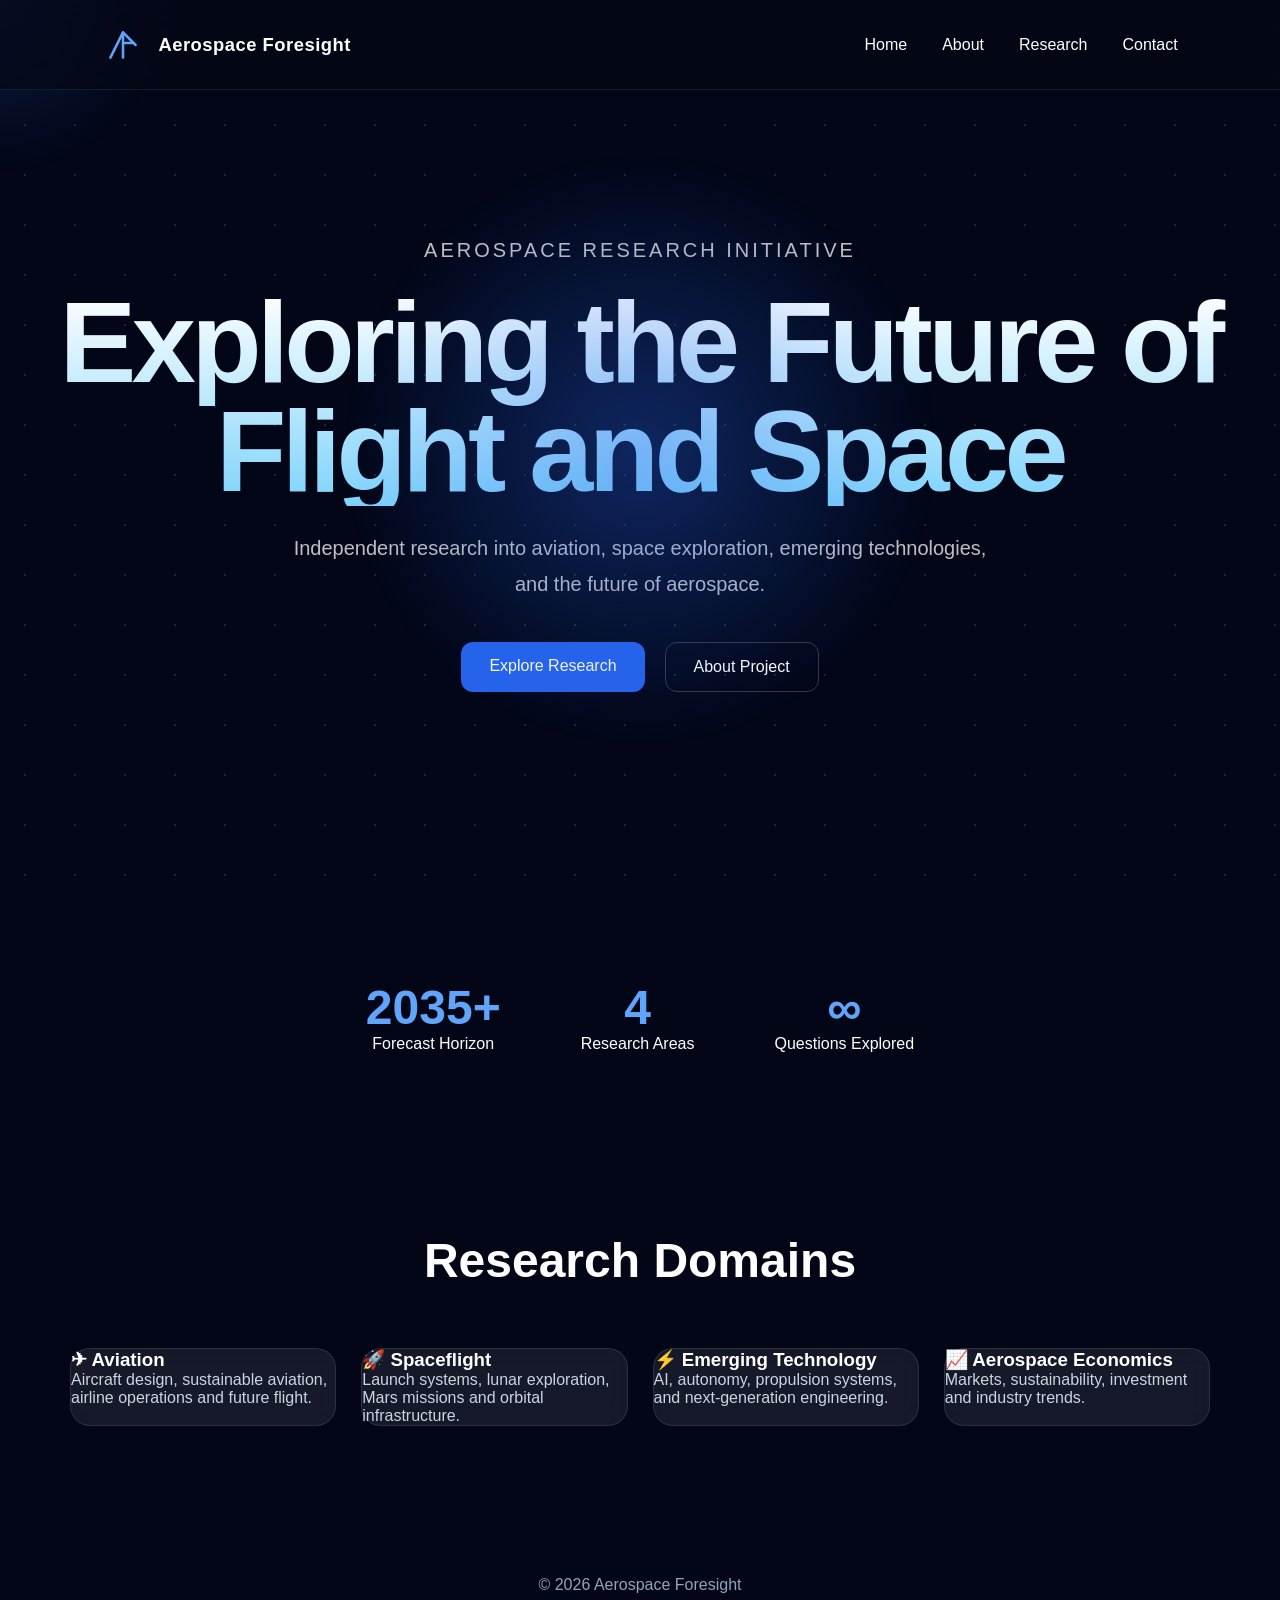
<file: index.html>
<!DOCTYPE html>
<html lang="en">
<head>
    <meta charset="UTF-8">
    <meta name="viewport" content="width=device-width, initial-scale=1.0">
    <title>Aerospace Foresight</title>
<link rel="stylesheet" href="style.css">
<link rel="preconnect" href="https://fonts.googleapis.com">
<link rel="preconnect" href="https://fonts.gstatic.com" crossorigin>
<link href="https://fonts.googleapis.com/css2?family=Space+Grotesk:wght@300;400;500;700&display=swap" rel="stylesheet">
</head>
<body>
<div class="cursor-glow"></div>
<div class="stars"></div>
<nav>
<div class="logo">
<svg width="42" height="42" viewBox="0 0 100 100" fill="none">

    <!-- Main Vector Shape -->
    <path
        d="M20 80 L50 20 L80 50"
        stroke="#60A5FA"
        stroke-width="6"
        stroke-linecap="round"
        stroke-linejoin="round"
    />

    <!-- Hidden F -->
    <path
        d="M50 20 L50 80"
        stroke="#60A5FA"
        stroke-width="6"
        stroke-linecap="round"
    />

    <path
        d="M50 45 L72 45"
        stroke="#60A5FA"
        stroke-width="6"
        stroke-linecap="round"
    />

</svg>
<span>Aerospace Foresight</span>

</div>
<ul>
    <li><a href="index.html">Home</a></li>
    <li><a href="about.html">About</a></li>
    <li><a href="research.html">Research</a></li>
    <li><a href="contact.html">Contact</a></li>
</ul>
</nav>
<section class="hero">
<p class="tag">AEROSPACE RESEARCH INITIATIVE</p>
<h1>
    Exploring the Future of
    <span>Flight</span> and <span>Space</span>
</h1>
<p class="subtitle">
    Independent research into aviation, space exploration,
    emerging technologies, and the future of aerospace.
</p>
<div class="buttons">
    <a href="research.html" class="primary">
        Explore Research
    </a>
    <a href="about.html" class="secondary">
        About Project
    </a>
</div>
</section>
<section class="stats">
<div class="stat">
    <h2>2035+</h2>
    <p>Forecast Horizon</p>
</div>
<div class="stat">
    <h2>4</h2>
    <p>Research Areas</p>
</div>
<div class="stat">
    <h2>∞</h2>
    <p>Questions Explored</p>
</div>
</section>
<section class="research-preview">
<h2>Research Domains</h2>
<div class="grid">
    <div class="card">
        <h3>✈ Aviation</h3>
        <p>
            Aircraft design, sustainable aviation,
            airline operations and future flight.
        </p>
    </div>
    <div class="card">
        <h3>🚀 Spaceflight</h3>
        <p>
            Launch systems, lunar exploration,
            Mars missions and orbital infrastructure.
        </p>
    </div>
    <div class="card">
        <h3>⚡ Emerging Technology</h3>
        <p>
            AI, autonomy, propulsion systems,
            and next-generation engineering.
        </p>
    </div>
    <div class="card">
        <h3>📈 Aerospace Economics</h3>
        <p>
            Markets, sustainability,
            investment and industry trends.
        </p>
    </div>
</div>
</section>
<footer>
    <p>© 2026 Aerospace Foresight</p>
</footer>
</body>
</html>
</file>
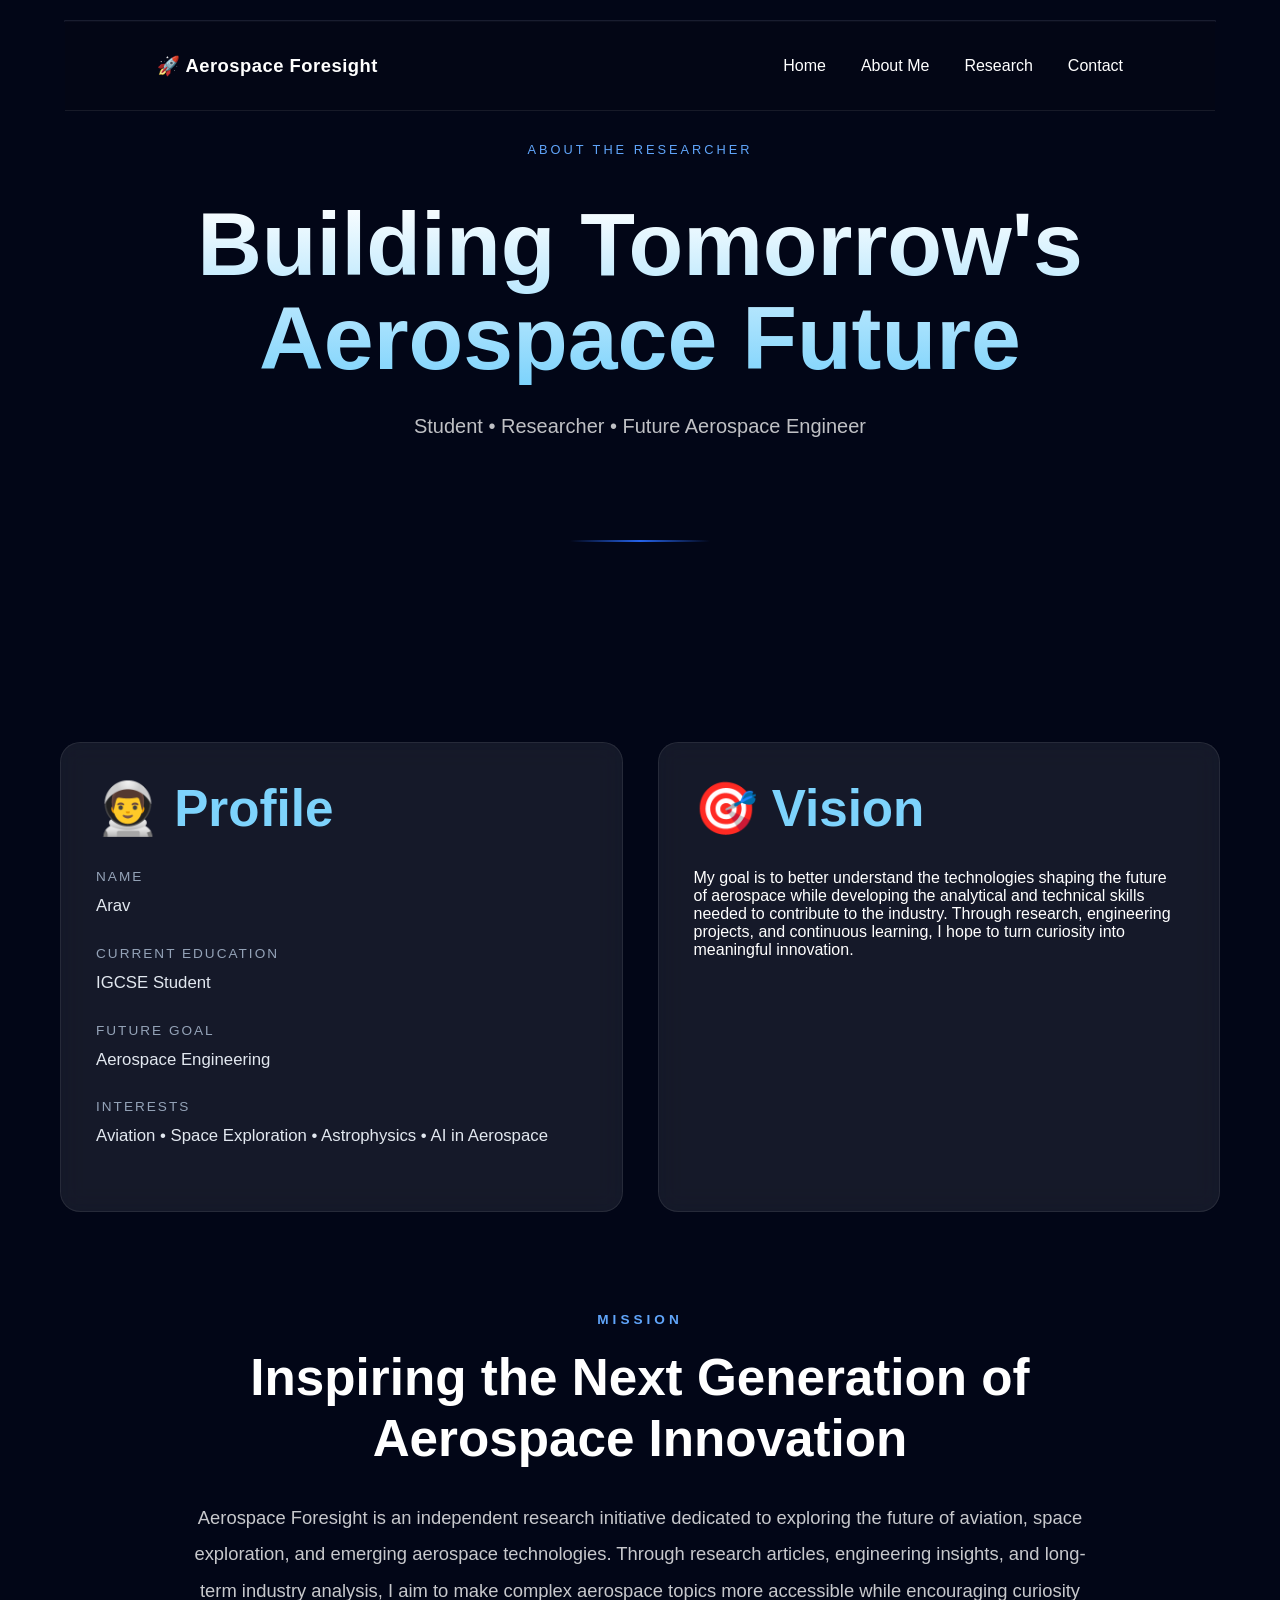
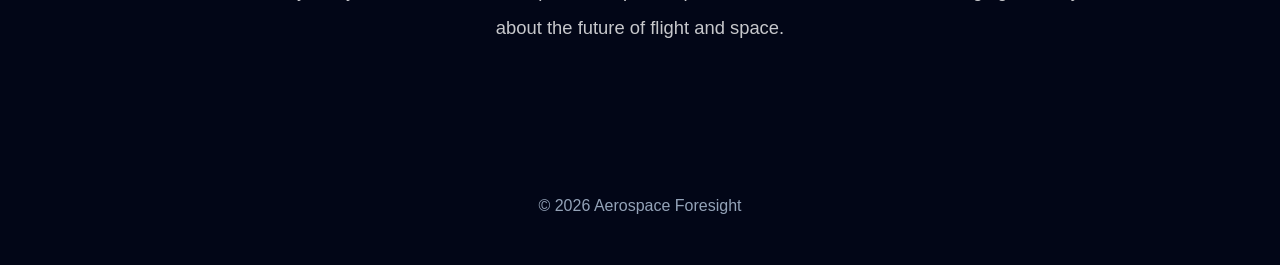
<file: about.html>
<!DOCTYPE html>
<html lang="en">
<head>
<meta charset="UTF-8">
<meta name="viewport" content="width=device-width, initial-scale=1.0">
<title>About Me</title>
<link rel="stylesheet" href="style.css">
</head>
<body>
<header>
<nav>
<div class="logo">🚀 Aerospace Foresight</div>
<ul class="nav-links">
<li><a href="index.html">Home</a></li>
<li><a href="about.html">About Me</a></li>
<li><a href="research.html">Research</a></li>
<li><a href="contact.html">Contact</a></li>
</ul>
</nav>
</header>
<section class="about-hero">

    <p class="tag">ABOUT THE RESEARCHER</p>

    <h1>
        Building Tomorrow's
        <br>
        Aerospace Future
    </h1>

    <p class="about-subtitle">
        Student • Researcher • Future Aerospace Engineer
    </p>

</section>

<div class="section-divider"></div>

<section class="mission">
    <section class="profile">

    <div class="profile-container">

        <div class="profile-card">

            <h2>👨‍🚀 Profile</h2>

            <div class="profile-item">
                <span>Name</span>
                <p>Arav</p>
            </div>

            <div class="profile-item">
                <span>Current Education</span>
                <p>IGCSE Student</p>
            </div>

            <div class="profile-item">
                <span>Future Goal</span>
                <p>Aerospace Engineering</p>
            </div>

            <div class="profile-item">
                <span>Interests</span>
                <p>
                    Aviation • Space Exploration • Astrophysics • AI in Aerospace
                </p>
            </div>

        </div>

        <div class="profile-card">

            <h2>🎯 Vision</h2>

            <p>
                My goal is to better understand the technologies shaping the
                future of aerospace while developing the analytical and technical
                skills needed to contribute to the industry. Through research,
                engineering projects, and continuous learning, I hope to turn
                curiosity into meaningful innovation.
            </p>

        </div>

    </div>

</section>

    <div class="mission-container">

        <p class="mission-tag">MISSION</p>

        <h2>
            Inspiring the Next Generation of Aerospace Innovation
        </h2>

        <p class="mission-text">
            Aerospace Foresight is an independent research initiative dedicated
            to exploring the future of aviation, space exploration, and emerging
            aerospace technologies. Through research articles, engineering
            insights, and long-term industry analysis, I aim to make complex
            aerospace topics more accessible while encouraging curiosity about
            the future of flight and space.
        </p>

    </div>

</section>
<footer>
<p>© 2026 Aerospace Foresight</p>
</footer>
</body>
</html>
</file>
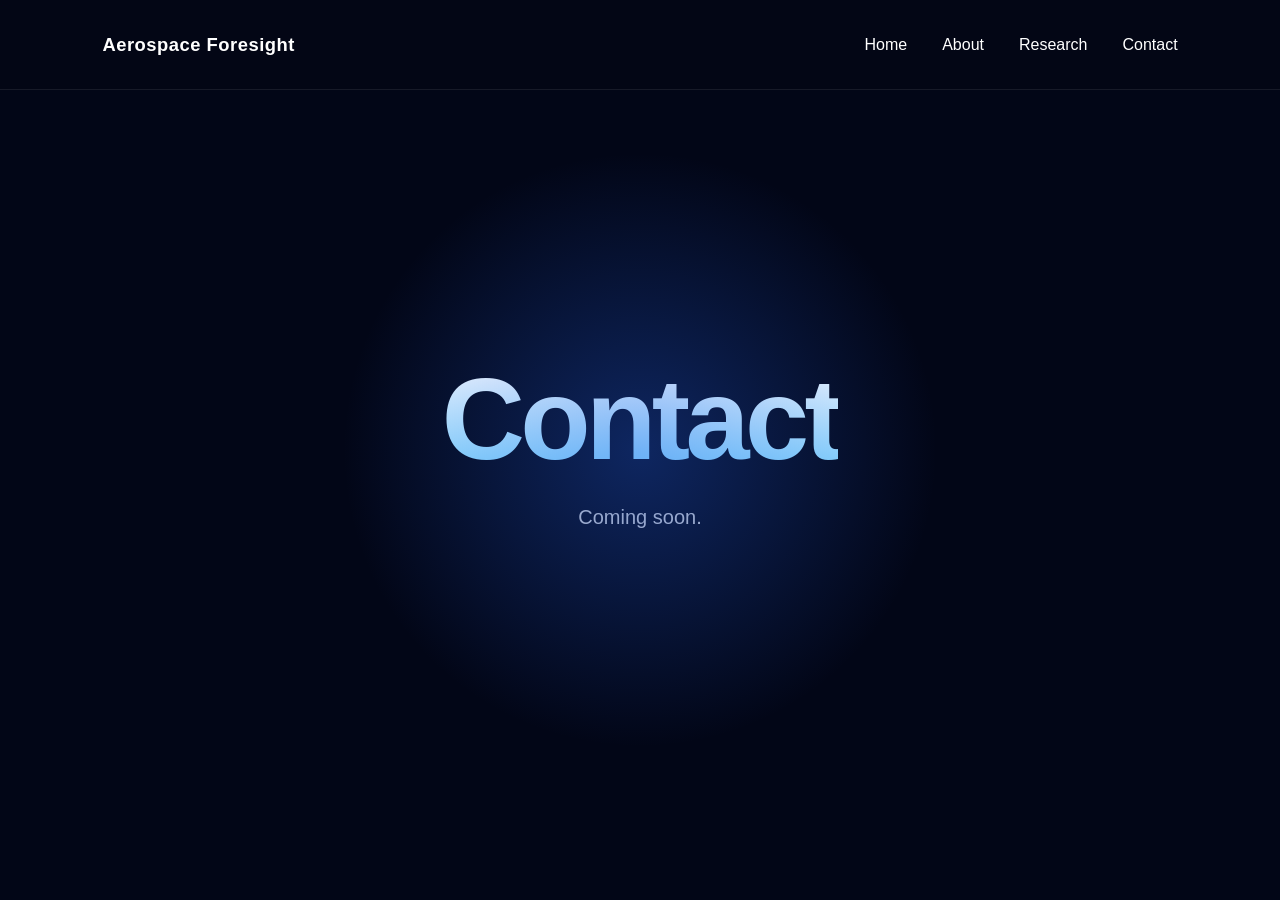
<file: contact.html>
<!DOCTYPE html>
<html lang="en">
<head>
<meta charset="UTF-8">
<meta name="viewport" content="width=device-width, initial-scale=1.0">
<title>Contact | Aerospace Foresight</title>

<link rel="stylesheet" href="style.css">
</head>

<body>

<nav>
    <div class="logo">
        <span>Aerospace Foresight</span>
    </div>

    <ul>
        <li><a href="index.html">Home</a></li>
        <li><a href="about.html">About</a></li>
        <li><a href="research.html">Research</a></li>
        <li><a href="contact.html">Contact</a></li>
    </ul>
</nav>

<section class="hero">
    <h1>Contact</h1>
    <p>Coming soon.</p>
</section>

<script src="script.js"></script>

</body>
</html>
</file>
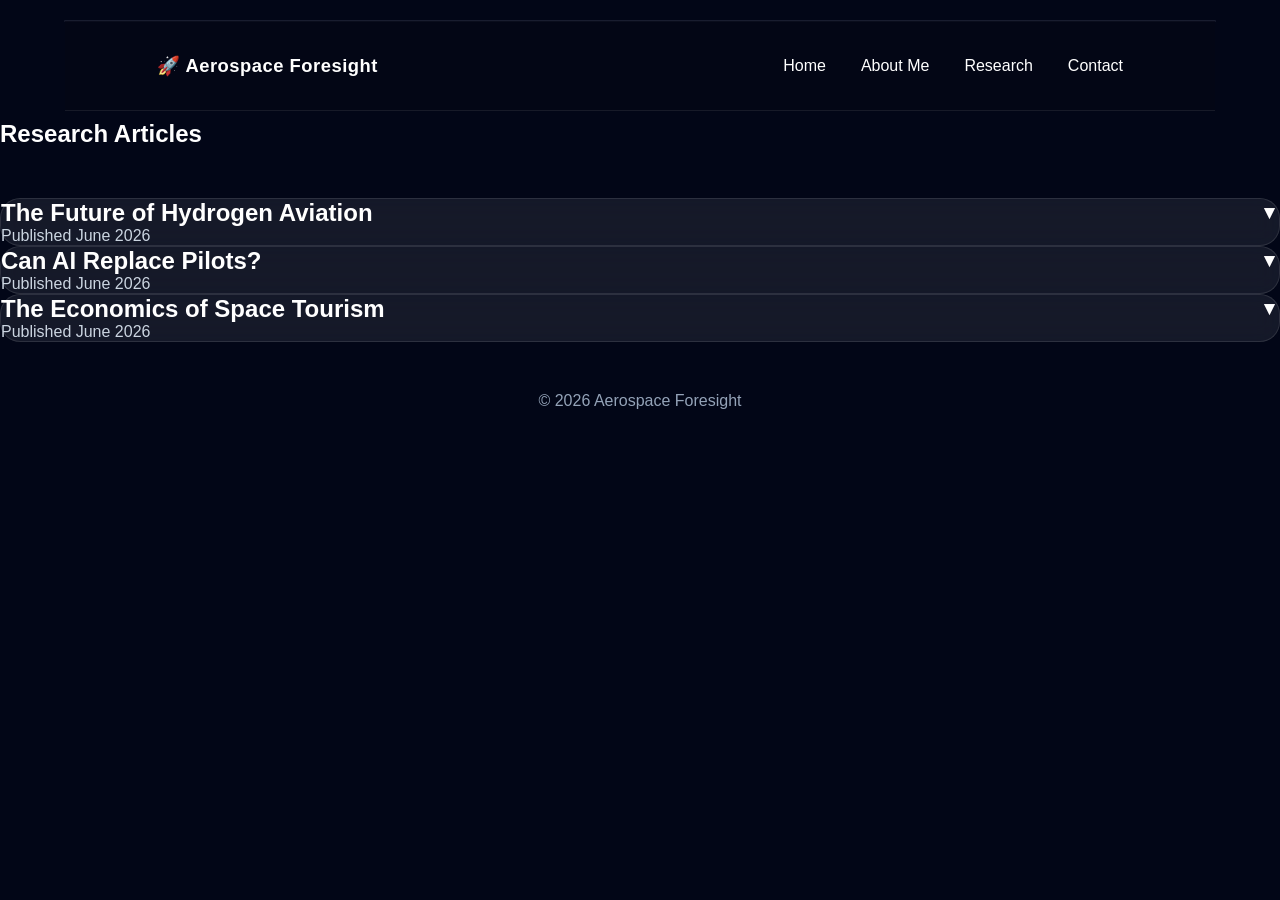
<file: research.html>
<!DOCTYPE html>
<html lang="en">
<head>
<meta charset="UTF-8">
<meta name="viewport" content="width=device-width, initial-scale=1.0">
<title>Research Articles</title>
<link rel="stylesheet" href="style.css">
</head>
<body>
<header>
<nav>
<div class="logo">🚀 Aerospace Foresight</div>
<ul class="nav-links">
<li><a href="index.html">Home</a></li>
<li><a href="about.html">About Me</a></li>
<li><a href="research.html">Research</a></li>
<li><a href="contact.html">Contact</a></li>
</ul>
</nav>
</header>
<section class="content">
<h1 class="page-title">Research Articles</h1>
<div class="card">
<h2>
    The Future of Hydrogen Aviation
    <span class="arrow">▼</span>
</h2>

<p>Published June 2026</p>

    <div class="card-content">
        <p>
            Hydrogen-powered aircraft are being explored as a
            low-emission alternative to traditional jet fuel.
            Companies such as Airbus are researching hydrogen
            combustion and fuel-cell technologies that could
            reshape commercial aviation.
        </p>
    </div>
</div>

<div class="card">
<h2>
    Can AI Replace Pilots?
    <span class="arrow">▼</span>
</h2>
    
<p>Published June 2026</p>

    <div class="card-content">
        <p>
            Artificial intelligence is becoming increasingly
            capable in aviation, but significant technical,
            legal, and safety challenges remain before fully
            autonomous passenger flights become a reality.
        </p>
    </div>
</div>

<div class="card">
<h2>
    The Economics of Space Tourism
    <span class="arrow">▼</span>
</h2>
    
<p>Published June 2026</p>

    <div class="card-content">
        <p>
            Space tourism has evolved from a niche concept into
            a growing industry, driven by companies such as
            SpaceX, Blue Origin, and Virgin Galactic.
        </p>
    </div>
</div>
</section>
<footer>
<p>© 2026 Aerospace Foresight</p>
</footer>
<script src="script.js"></script>
</body>
</html>
</file>
<file: style.css>
*{
    margin:0;
    padding:0;
    box-sizing:border-box;
}

html{
    scroll-behavior:smooth;
}

body{
    font-family:'Inter', sans-serif;
    background:#020617;
    color:white;
}

header{
    position:fixed;
    top:20px;
    left:50%;
    transform:translateX(-50%);

    width:90%;
    max-width:1300px;

    background:rgba(10,15,35,.55);
    backdrop-filter:blur(18px);

    border:1px solid rgba(255,255,255,.08);
    border-radius:18px;

    z-index:999;
}


.cursor-glow{
    position:fixed;

    width:350px;
    height:350px;

    border-radius:50%;

    background:radial-gradient(circle,
        rgba(59,130,246,.18),
        transparent 70%);

    pointer-events:none;

    transform:translate(-50%,-50%);
    transition:.05s;

    z-index:-1;
}

:root{
    --space:#020617;
    --blue:#2563eb;
    --cyan:#38bdf8;
    --glass:rgba(255,255,255,0.08);
    --text:#e2e8f0;
}


.stars{
position:fixed;
inset:0;
background-image:
radial-gradient(white 1px, transparent 1px);
background-size:50px 50px;
opacity:0.12;
z-index:0;
}

.hero,
section{
position:relative;
z-index:1;
}

nav{
position:fixed;
top:0;
width:100%;
display:flex;
justify-content:space-between;
align-items:center;
padding:25px 8%;

backdrop-filter:blur(20px);
-webkit-backdrop-filter:blur(20px);

background:rgba(5,8,22,0.7);

border-bottom:1px solid rgba(255,255,255,0.08);

z-index:1000;
}

nav ul{
display:flex;
gap:35px;
list-style:none;
}

nav a{
text-decoration:none;
color:white;
transition:0.3s;
}

nav a:hover{
color:#60a5fa;
}

.logo{
    display:flex;
    align-items:center;
    gap:14px;
    font-size:1.15rem;
    font-weight:700;
    letter-spacing:0.5px;
}

.logo svg{
    flex-shrink:0;
    transition:0.3s ease;
}

.logo:hover svg{
    transform:translateY(-2px);
}

.hero{
    min-height:100vh;
    display:flex;
    flex-direction:column;
    justify-content:center;
    align-items:center;
    text-align:center;
    padding:0 40px;

    position:relative;
    overflow:hidden;
}

.hero::before{
    content:"";

    position:absolute;

    width:600px;
    height:600px;

    background:radial-gradient(
        circle,
        rgba(37,99,235,0.35),
        transparent 70%
    );

    top:50%;
    left:50%;

    transform:translate(-50%,-50%);

    z-index:0;
}

/* ---------- ABOUT HERO ---------- */

.about-hero{

    min-height:60vh;

    display:flex;
    flex-direction:column;
    justify-content:center;
    align-items:center;

    text-align:center;

    padding:120px 30px 80px;

}

.about-hero h1{

    font-size:clamp(3rem,7vw,6rem);

    line-height:1.05;

    margin-top:20px;

    background:linear-gradient(
        to bottom,
        #ffffff,
        #7dd3fc
    );

    -webkit-background-clip:text;
    -webkit-text-fill-color:transparent;

}

.about-subtitle{

    margin-top:30px;

    font-size:1.25rem;

    color:rgba(255,255,255,0.75);

}

/* ---------- Divider ---------- */

.section-divider{

    width:140px;
    height:2px;

    margin:0 auto;

    background:linear-gradient(
        90deg,
        transparent,
        #2563eb,
        transparent
    );

}

/* ---------- Mission ---------- */

.mission{

    padding:100px 30px;

}

.mission-container{

    max-width:900px;

    margin:auto;

    text-align:center;

}

.mission-tag{

    color:#60a5fa;

    letter-spacing:4px;

    font-size:0.85rem;

    font-weight:700;

    margin-bottom:20px;

}

.mission h2{

    font-size:clamp(2rem,5vw,3.2rem);

    line-height:1.2;

    margin-bottom:30px;

}

.mission-text{

    color:rgba(255,255,255,0.78);

    line-height:2;

    font-size:1.15rem;

}

.hero-content{
    animation:fadeUp 1s ease;
    z-index:2;
    position:relative;
}

/* ---------- PROFILE ---------- */

.profile{

    padding:100px 30px;

}

.profile-container{

    max-width:1200px;

    margin:auto;

    display:grid;

    grid-template-columns:repeat(auto-fit,minmax(350px,1fr));

    gap:35px;

}

.profile-card{

    background:var(--glass);

    border:1px solid rgba(255,255,255,0.08);

    border-radius:20px;

    backdrop-filter:blur(12px);

    padding:35px;

    transition:0.3s ease;

}

.profile-card:hover{

    transform:translateY(-8px);

    box-shadow:0 20px 50px rgba(37,99,235,0.25);

}

.profile-card h2{

    margin-bottom:30px;

    color:#7dd3fc;

}

.profile-item{

    margin-bottom:25px;

}

.profile-item span{

    display:block;

    font-size:0.85rem;

    letter-spacing:2px;

    text-transform:uppercase;

    color:#94a3b8;

    margin-bottom:8px;

}

.profile-item p{

    font-size:1.05rem;

    color:var(--text);

    line-height:1.7;

}


@keyframes fadeUp{

from{
    opacity:0;
    transform:translateY(30px);
}

to{
    opacity:1;
    transform:translateY(0);
}

}

.tag{
color:#60a5fa;
letter-spacing:3px;
font-size:0.8rem;
margin-bottom:20px;
}

.hero h1{
    font-size:clamp(4rem,9vw,8rem);
    font-weight:800;
    line-height:0.95;
    letter-spacing:-0.04em;

    background:linear-gradient(
        to bottom,
        #ffffff,
        #7dd3fc
    );

    -webkit-background-clip:text;
    -webkit-text-fill-color:transparent;
}

.hero span{
color:#60a5fa;
}

.hero p{
    max-width:700px;
    margin-top:24px;

    font-size:1.25rem;
    line-height:1.8;

    color:rgba(255,255,255,0.75);
}

.buttons{
margin-top:40px;
display:flex;
gap:20px;
flex-wrap:wrap;
}

.primary{
background:#2563eb;
color:white;
text-decoration:none;
padding:15px 28px;
border-radius:12px;
}

.secondary{
border:1px solid rgba(255,255,255,0.2);
color:white;
text-decoration:none;
padding:15px 28px;
border-radius:12px;
}

.primary,
.secondary{
transition:0.3s ease;
}


.primary:hover{
transform:translateY(-3px);
box-shadow:0 15px 30px rgba(37,99,235,0.4);
}


.secondary:hover{
background:rgba(255,255,255,0.1);
}

.stats{
display:flex;
justify-content:center;
gap:80px;
flex-wrap:wrap;
padding:80px 20px;
}

.stat{
text-align:center;
}

.stat h2{
font-size:3rem;
color:#60a5fa;
}

.research-preview{
max-width:1200px;
margin:auto;
padding:100px 30px;
}

.research-preview h2{
text-align:center;
font-size:3rem;
margin-bottom:60px;
}

.grid{
display:grid;
grid-template-columns:repeat(auto-fit,minmax(250px,1fr));
gap:25px;
}

.card{

background:var(--glass);

backdrop-filter:blur(12px);

border:1px solid rgba(255,255,255,0.1);

border-radius:20px;

transition:0.3s;

}


.card:hover{

transform:translateY(-8px);

box-shadow:0 20px 50px rgba(37,99,235,0.25);

}

.card.active{
    border-color:#60a5fa;

    box-shadow:
        0 0 30px rgba(96,165,250,0.25),
        0 0 80px rgba(96,165,250,0.15);

    transform:translateY(-4px);
}

.card h2{
    display:flex;
    justify-content:space-between;
    align-items:center;
}

.arrow{
    transition:0.3s ease;
    font-size:0.8em;
}

.card.active .arrow{
    transform:rotate(180deg);
}

.card p{
color:#cbd5e1;
}

.card-content{
    max-height:0;
    overflow:hidden;

    opacity:0;

    transition:
        max-height 0.4s ease,
        opacity 0.3s ease;

    margin-top:0;
}

.card.active .card-content{
    max-height:300px;
    opacity:1;

    margin-top:15px;
}

footer{
text-align:center;
padding:50px;
color:#94a3b8;
}

@media(max-width:768px){

nav{
    flex-direction:column;
    gap:15px;
}
nav ul{
    gap:20px;
}
.stats{
    gap:40px;
}

}

nav{
height:90px;
}


.content{
    padding-top:120px;
}

.page-title{
    margin-top:0;
    margin-bottom:50px;
}
</file>
